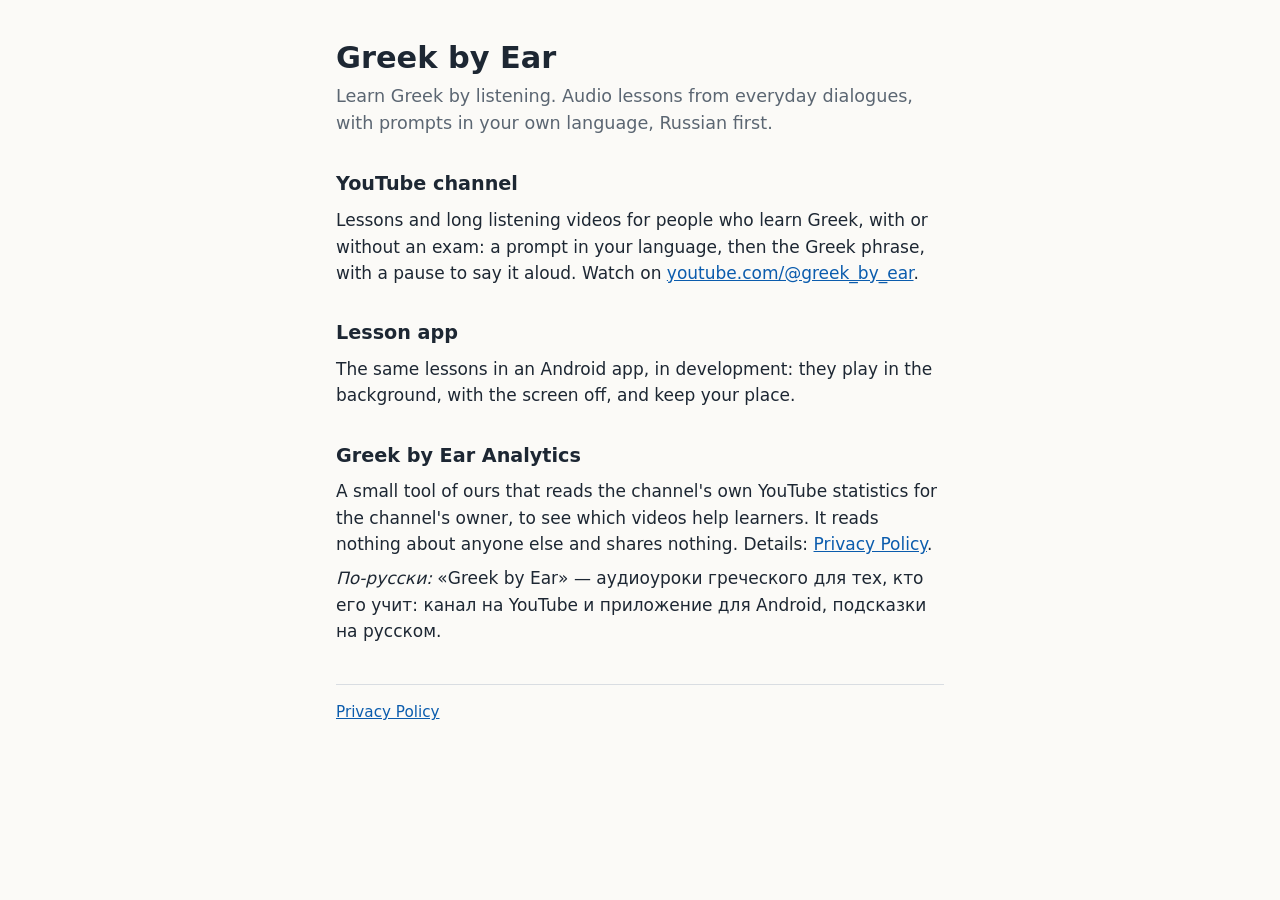
<file: index.html>
<!doctype html>
<html lang="en">
<head>
<meta charset="utf-8">
<meta name="viewport" content="width=device-width, initial-scale=1">
<title>Greek by Ear: learn Greek by listening</title>
<meta name="description" content="Greek by Ear: audio lessons for people who learn Greek. A YouTube channel and a lesson app; prompts in your own language, Russian first.">
<link rel="stylesheet" href="style.css">
</head>
<body>
<main>
<h1>Greek by Ear</h1>
<p class="lede">Learn Greek by listening. Audio lessons from everyday dialogues, with prompts in your own language, Russian first.</p>

<h2>YouTube channel</h2>
<p>Lessons and long listening videos for people who learn Greek, with or without an exam: a prompt in your language, then the Greek phrase, with a pause to say it aloud. Watch on <a href="https://www.youtube.com/@greek_by_ear">youtube.com/@greek_by_ear</a>.</p>

<h2>Lesson app</h2>
<p>The same lessons in an Android app, in development: they play in the background, with the screen off, and keep your place.</p>

<h2>Greek by Ear Analytics</h2>
<p>A small tool of ours that reads the channel's own YouTube statistics for the channel's owner, to see which videos help learners. It reads nothing about anyone else and shares nothing. Details: <a href="privacy/">Privacy Policy</a>.</p>

<p lang="ru"><em>По-русски:</em> «Greek by Ear» — аудиоуроки греческого для тех, кто его учит: канал на YouTube и приложение для Android, подсказки на русском.</p>

<footer><a href="privacy/">Privacy Policy</a></footer>
</main>
</body>
</html>
</file>
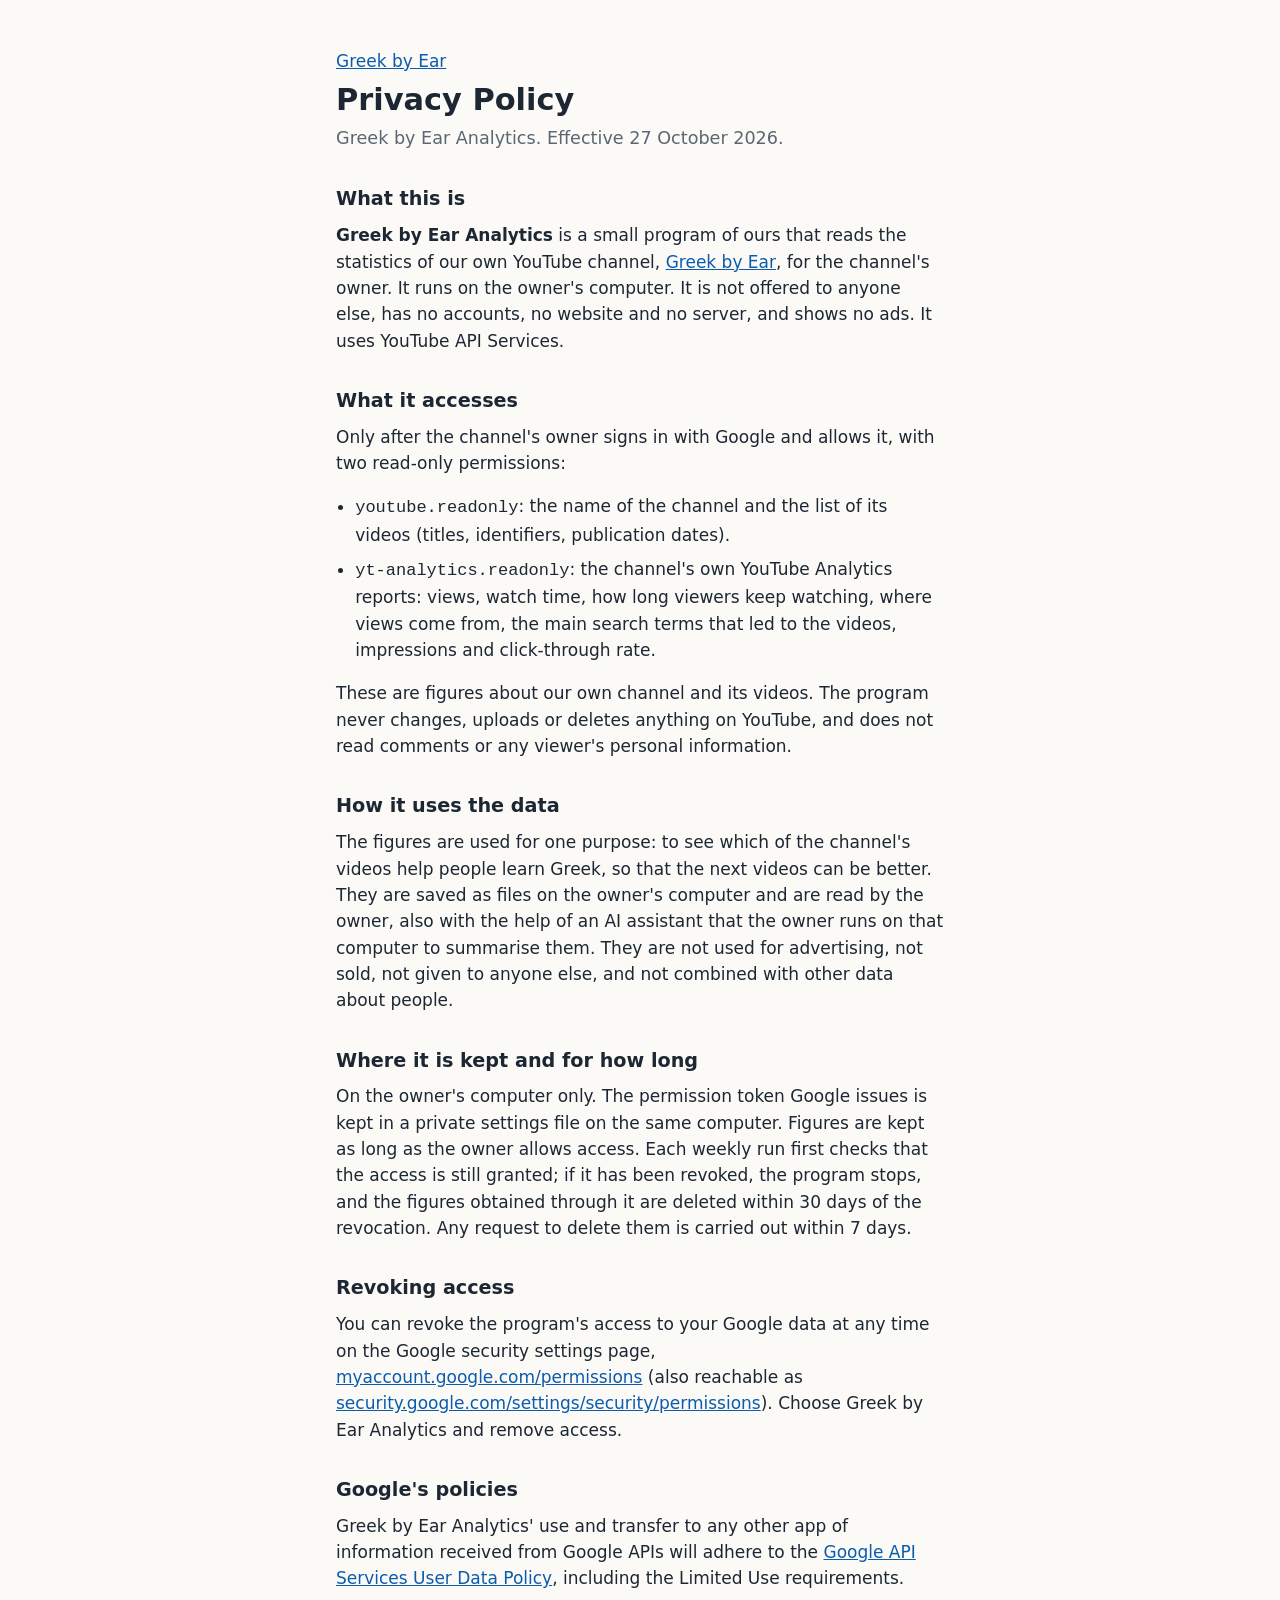
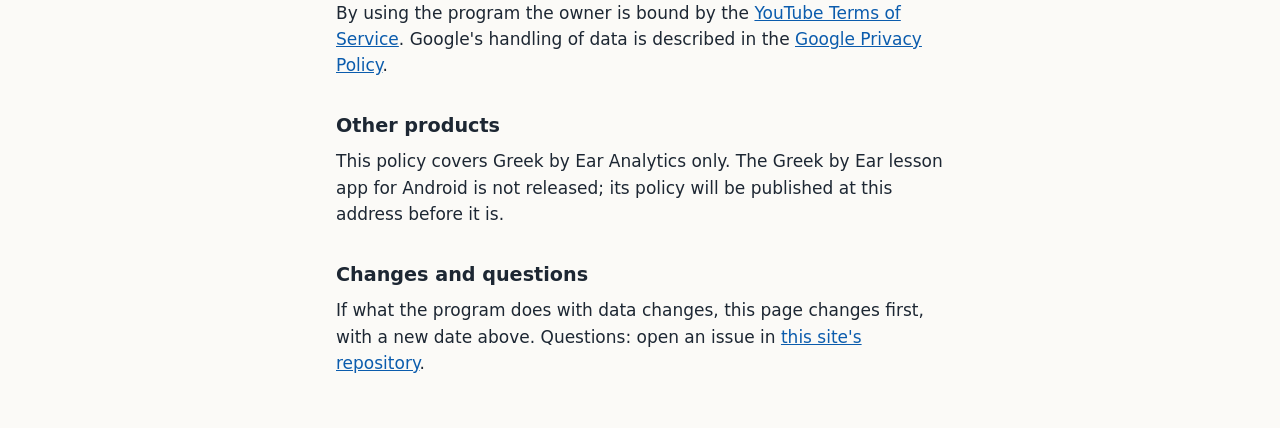
<file: privacy/index.html>
<!doctype html>
<html lang="en">
<head>
<meta charset="utf-8">
<meta name="viewport" content="width=device-width, initial-scale=1">
<title>Privacy Policy: Greek by Ear Analytics</title>
<meta name="description" content="Privacy Policy of Greek by Ear Analytics, the tool that reads the Greek by Ear YouTube channel's own statistics for its owner.">
<link rel="stylesheet" href="../style.css">
</head>
<body>
<main>
<p><a href="../">Greek by Ear</a></p>
<h1>Privacy Policy</h1>
<p class="lede">Greek by Ear Analytics. Effective 27 October 2026.</p>

<h2>What this is</h2>
<p><strong>Greek by Ear Analytics</strong> is a small program of ours that reads the statistics of our own YouTube channel,
<a href="https://www.youtube.com/@greek_by_ear">Greek by Ear</a>, for the channel's owner. It runs on the owner's computer.
It is not offered to anyone else, has no accounts, no website and no server, and shows no ads. It uses YouTube API Services.</p>

<h2>What it accesses</h2>
<p>Only after the channel's owner signs in with Google and allows it, with two read-only permissions:</p>
<ul>
<li><code>youtube.readonly</code>: the name of the channel and the list of its videos (titles, identifiers, publication dates).</li>
<li><code>yt-analytics.readonly</code>: the channel's own YouTube Analytics reports: views, watch time, how long viewers keep watching,
where views come from, the main search terms that led to the videos, impressions and click-through rate.</li>
</ul>
<p>These are figures about our own channel and its videos. The program never changes, uploads or deletes anything on YouTube,
and does not read comments or any viewer's personal information.</p>

<h2>How it uses the data</h2>
<p>The figures are used for one purpose: to see which of the channel's videos help people learn Greek, so that the next
videos can be better. They are saved as files on the owner's computer and are read by the owner, also with the help of an
AI assistant that the owner runs on that computer to summarise them. They are not used for advertising, not sold, not given to
anyone else, and not combined with other data about people.</p>

<h2>Where it is kept and for how long</h2>
<p>On the owner's computer only. The permission token Google issues is kept in a private settings file on the same computer.
Figures are kept as long as the owner allows access. Each weekly run first checks that the access is still granted; if it
has been revoked, the program stops, and the figures obtained through it are deleted within 30 days of the revocation. Any
request to delete them is carried out within 7 days.</p>

<h2>Revoking access</h2>
<p>You can revoke the program's access to your Google data at any time on the Google security settings page,
<a href="https://myaccount.google.com/permissions">myaccount.google.com/permissions</a>
(also reachable as <a href="https://security.google.com/settings/security/permissions">security.google.com/settings/security/permissions</a>).
Choose Greek by Ear Analytics and remove access.</p>

<h2>Google's policies</h2>
<p>Greek by Ear Analytics' use and transfer to any other app of information received from Google APIs will adhere to the
<a href="https://developers.google.com/terms/api-services-user-data-policy">Google API Services User Data Policy</a>,
including the Limited Use requirements.</p>
<p>By using the program the owner is bound by the <a href="https://www.youtube.com/t/terms">YouTube Terms of Service</a>.
Google's handling of data is described in the <a href="https://policies.google.com/privacy">Google Privacy Policy</a>.</p>

<h2>Other products</h2>
<p>This policy covers Greek by Ear Analytics only. The Greek by Ear lesson app for Android is not released; its policy
will be published at this address before it is.</p>

<h2>Changes and questions</h2>
<p>If what the program does with data changes, this page changes first, with a new date above. Questions: open an issue in
<a href="https://github.com/udaaff/greek-by-ear/issues">this site's repository</a>.</p>
</main>
</body>
</html>
</file>
<file: style.css>
:root{--bg:#fbfaf7;--fg:#1d2733;--muted:#5b6672;--accent:#0b5cad;--line:#d9dde2}
@media (prefers-color-scheme:dark){:root{--bg:#141a21;--fg:#e8ecf0;--muted:#9aa6b2;--accent:#6db3ff;--line:#2b3540}}
*{box-sizing:border-box}
body{margin:0;background:var(--bg);color:var(--fg);font:17px/1.55 system-ui,-apple-system,"Segoe UI",Roboto,sans-serif}
main{max-width:40rem;margin:0 auto;padding:2.5rem 16px 3rem}
h1{font-size:1.9rem;line-height:1.2;margin:0 0 .4rem}
h2{font-size:1.2rem;margin:2rem 0 .4rem}
p,li{margin:.5rem 0}
ul{padding-left:1.2rem}
a{color:var(--accent)}
.lede{font-size:1.1rem;color:var(--muted);margin:0 0 1.5rem}
footer{margin-top:2.5rem;padding-top:1rem;border-top:1px solid var(--line);color:var(--muted);font-size:.95rem}
</file>
